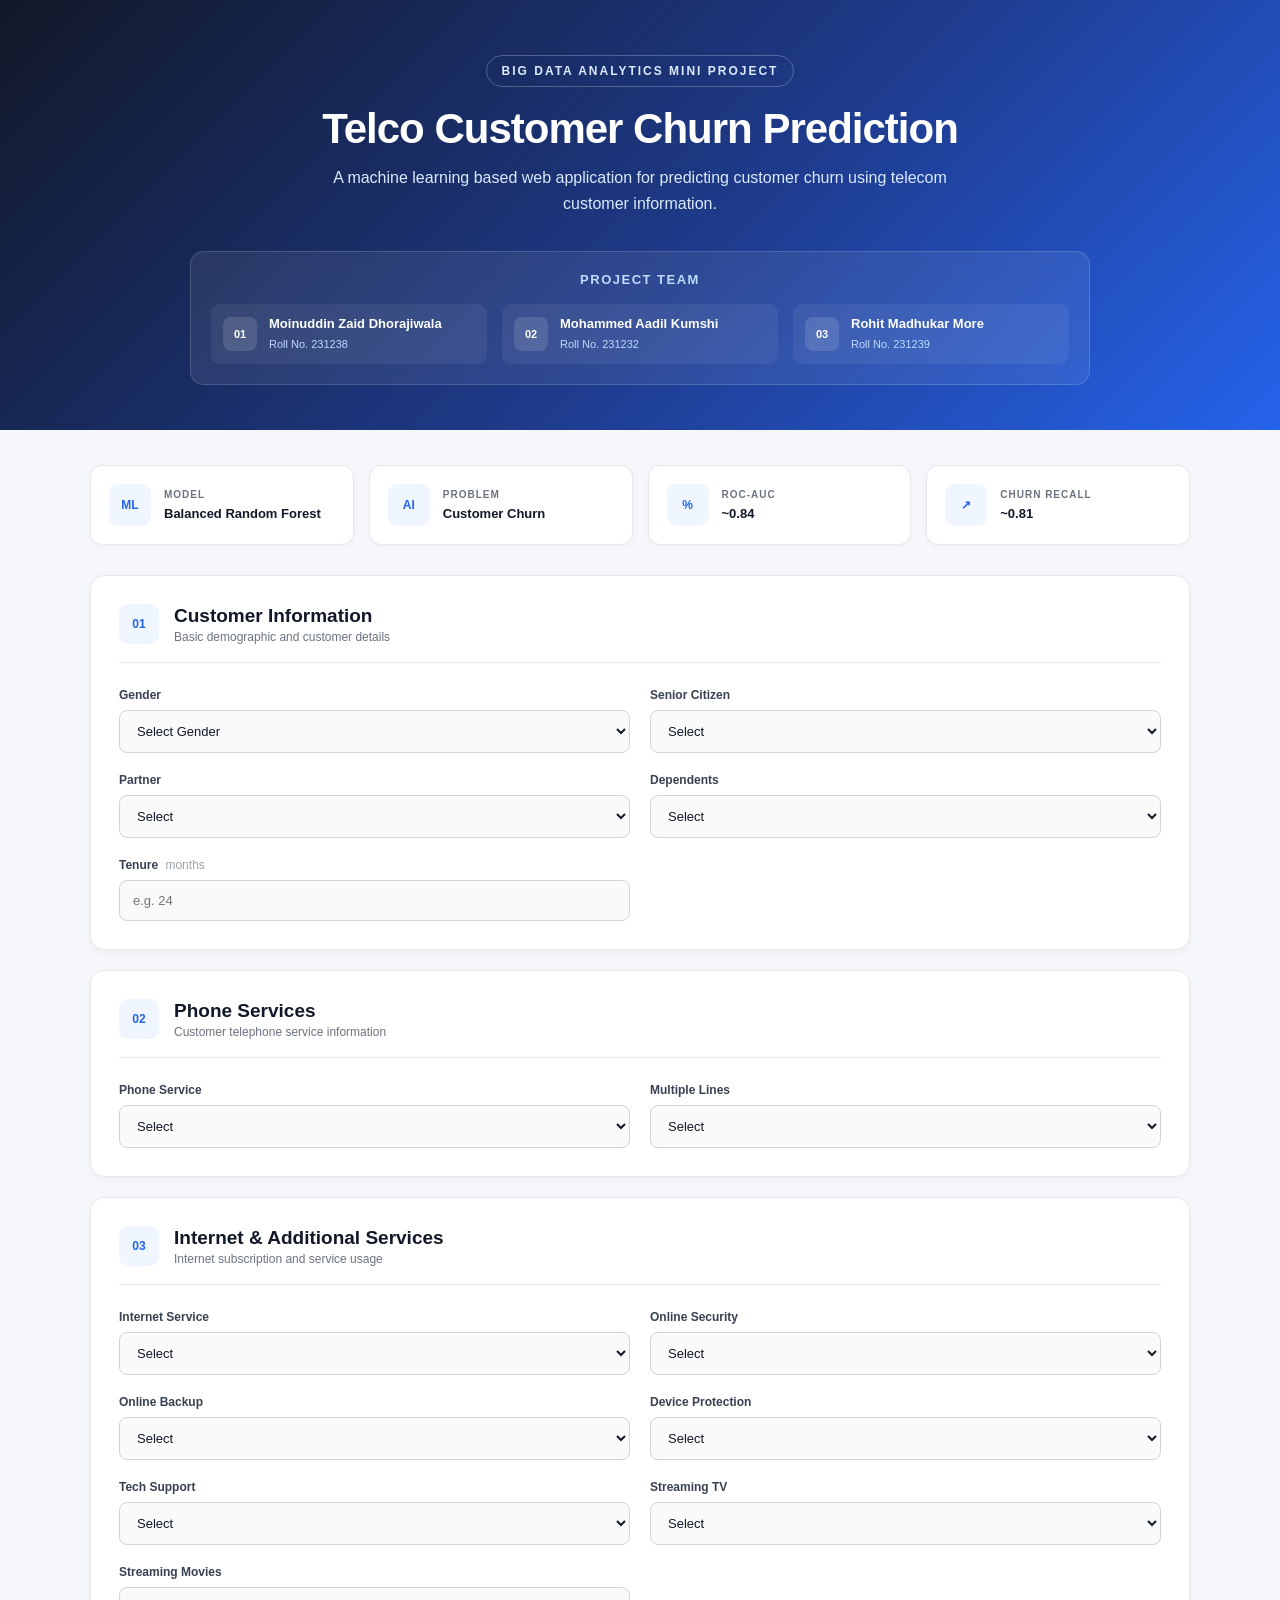
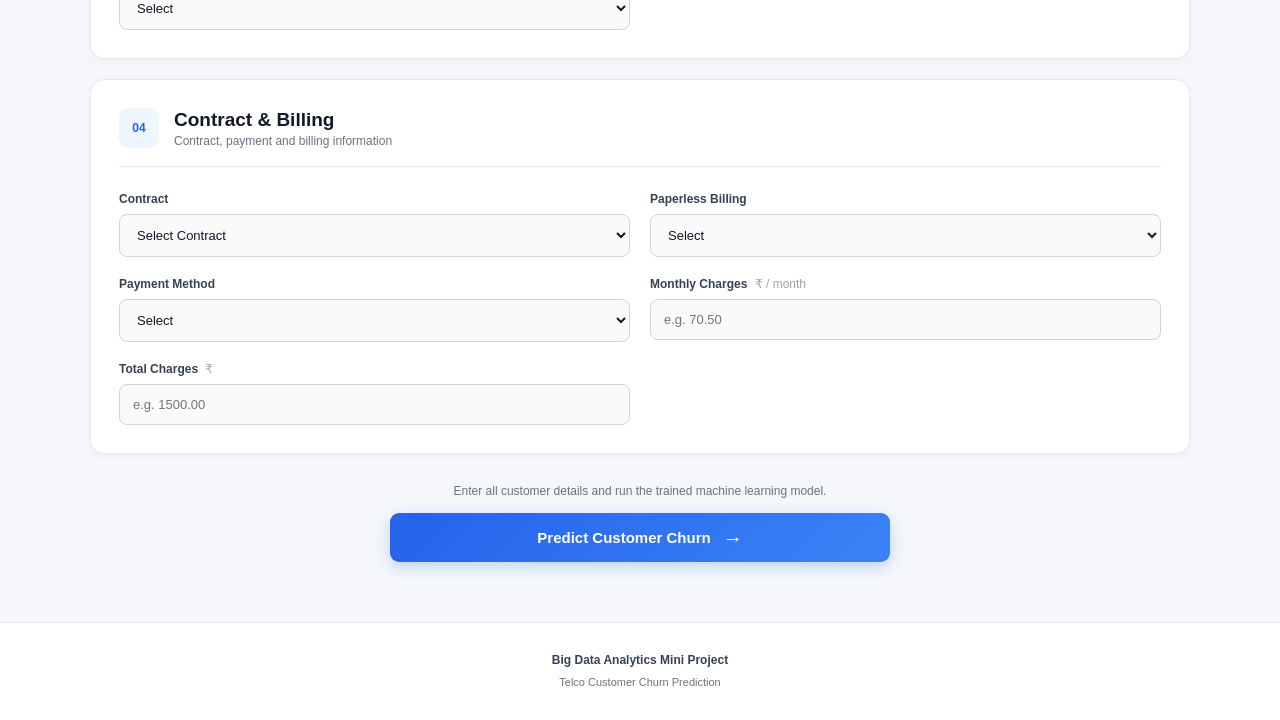
<file: index.html>
<!DOCTYPE html>
<html lang="en">

<head>
    <meta charset="UTF-8">
    <meta name="viewport" content="width=device-width, initial-scale=1.0">

    <title>Telco Customer Churn Prediction</title>

    <link rel="stylesheet"
          href="static/css/style.css">
</head>

<body>

    <!-- =====================================================
         PROJECT HEADER
    ====================================================== -->

    <header class="project-header">

        <div class="project-label">
            BIG DATA ANALYTICS MINI PROJECT
        </div>

        <h1>Telco Customer Churn Prediction</h1>

        <p class="project-description">
            A machine learning based web application for predicting
            customer churn using telecom customer information.
        </p>


        <!-- GROUP MEMBERS -->

        <div class="team-card">

            <h3>Project Team</h3>

            <div class="team-members">

                <div class="member">
                    <span class="member-number">01</span>

                    <div>
                        <strong>
                            Moinuddin Zaid Dhorajiwala
                        </strong>

                        <small>
                            Roll No. 231238
                        </small>
                    </div>
                </div>


                <div class="member">
                    <span class="member-number">02</span>

                    <div>
                        <strong>
                            Mohammed Aadil Kumshi
                        </strong>

                        <small>
                            Roll No. 231232
                        </small>
                    </div>
                </div>


                <div class="member">
                    <span class="member-number">03</span>

                    <div>
                        <strong>
                            Rohit Madhukar More
                        </strong>

                        <small>
                            Roll No. 231239
                        </small>
                    </div>
                </div>

            </div>

        </div>

    </header>



    <!-- =====================================================
         MAIN CONTENT
    ====================================================== -->

    <main class="container">


        <!-- =================================================
             MODEL INFORMATION
        ================================================== -->

        <section class="model-info">

            <div class="info-card">

                <div class="info-icon">
                    ML
                </div>

                <div>
                    <span>MODEL</span>
                    <strong>Balanced Random Forest</strong>
                </div>

            </div>


            <div class="info-card">

                <div class="info-icon">
                    AI
                </div>

                <div>
                    <span>PROBLEM</span>
                    <strong>Customer Churn</strong>
                </div>

            </div>


            <div class="info-card">

                <div class="info-icon">
                    %
                </div>

                <div>
                    <span>ROC-AUC</span>
                    <strong>~0.84</strong>
                </div>

            </div>


            <div class="info-card">

                <div class="info-icon">
                    ↗
                </div>

                <div>
                    <span>CHURN RECALL</span>
                    <strong>~0.81</strong>
                </div>

            </div>

        </section>



        <!-- =================================================
             PREDICTION FORM
        ================================================== -->

        <form id="predictionForm">


            <!-- CUSTOMER INFORMATION -->

            <section class="section">

                <div class="section-heading">

                    <div class="section-number">
                        01
                    </div>

                    <div>
                        <h2>Customer Information</h2>

                        <p>
                            Basic demographic and customer details
                        </p>
                    </div>

                </div>


                <div class="form-grid">


                    <div class="form-group">

                        <label for="gender">
                            Gender
                        </label>

                        <select id="gender"
                                name="gender"
                                required>

                            <option value="">
                                Select Gender
                            </option>

                            <option value="Female">
                                Female
                            </option>

                            <option value="Male">
                                Male
                            </option>

                        </select>

                    </div>


                    <div class="form-group">

                        <label for="seniorCitizen">
                            Senior Citizen
                        </label>

                        <select id="seniorCitizen"
                                name="SeniorCitizen"
                                required>

                            <option value="">
                                Select
                            </option>

                            <option value="0">
                                No
                            </option>

                            <option value="1">
                                Yes
                            </option>

                        </select>

                    </div>


                    <div class="form-group">

                        <label for="partner">
                            Partner
                        </label>

                        <select id="partner"
                                name="Partner"
                                required>

                            <option value="">
                                Select
                            </option>

                            <option value="Yes">
                                Yes
                            </option>

                            <option value="No">
                                No
                            </option>

                        </select>

                    </div>


                    <div class="form-group">

                        <label for="dependents">
                            Dependents
                        </label>

                        <select id="dependents"
                                name="Dependents"
                                required>

                            <option value="">
                                Select
                            </option>

                            <option value="Yes">
                                Yes
                            </option>

                            <option value="No">
                                No
                            </option>

                        </select>

                    </div>


                    <div class="form-group">

                        <label for="tenure">
                            Tenure
                            <span>months</span>
                        </label>

                        <input
                            type="number"
                            id="tenure"
                            name="tenure"
                            min="0"
                            max="72"
                            placeholder="e.g. 24"
                            required
                        >

                    </div>

                </div>

            </section>



            <!-- PHONE SERVICES -->

            <section class="section">

                <div class="section-heading">

                    <div class="section-number">
                        02
                    </div>

                    <div>
                        <h2>Phone Services</h2>

                        <p>
                            Customer telephone service information
                        </p>
                    </div>

                </div>


                <div class="form-grid">

                    <div class="form-group">

                        <label for="phoneService">
                            Phone Service
                        </label>

                        <select id="phoneService"
                                name="PhoneService"
                                required>

                            <option value="">
                                Select
                            </option>

                            <option value="Yes">
                                Yes
                            </option>

                            <option value="No">
                                No
                            </option>

                        </select>

                    </div>


                    <div class="form-group">

                        <label for="multipleLines">
                            Multiple Lines
                        </label>

                        <select id="multipleLines"
                                name="MultipleLines"
                                required>

                            <option value="">
                                Select
                            </option>

                            <option value="Yes">
                                Yes
                            </option>

                            <option value="No">
                                No
                            </option>

                            <option value="No phone service">
                                No phone service
                            </option>

                        </select>

                    </div>

                </div>

            </section>



            <!-- INTERNET SERVICES -->

            <section class="section">

                <div class="section-heading">

                    <div class="section-number">
                        03
                    </div>

                    <div>
                        <h2>Internet & Additional Services</h2>

                        <p>
                            Internet subscription and service usage
                        </p>
                    </div>

                </div>


                <div class="form-grid">


                    <div class="form-group">

                        <label for="internetService">
                            Internet Service
                        </label>

                        <select id="internetService"
                                name="InternetService"
                                required>

                            <option value="">
                                Select
                            </option>

                            <option value="DSL">
                                DSL
                            </option>

                            <option value="Fiber optic">
                                Fiber optic
                            </option>

                            <option value="No">
                                No
                            </option>

                        </select>

                    </div>


                    <div class="form-group">

                        <label for="onlineSecurity">
                            Online Security
                        </label>

                        <select id="onlineSecurity"
                                name="OnlineSecurity"
                                required>

                            <option value="">
                                Select
                            </option>

                            <option value="Yes">
                                Yes
                            </option>

                            <option value="No">
                                No
                            </option>

                            <option value="No internet service">
                                No internet service
                            </option>

                        </select>

                    </div>


                    <div class="form-group">

                        <label for="onlineBackup">
                            Online Backup
                        </label>

                        <select id="onlineBackup"
                                name="OnlineBackup"
                                required>

                            <option value="">
                                Select
                            </option>

                            <option value="Yes">
                                Yes
                            </option>

                            <option value="No">
                                No
                            </option>

                            <option value="No internet service">
                                No internet service
                            </option>

                        </select>

                    </div>


                    <div class="form-group">

                        <label for="deviceProtection">
                            Device Protection
                        </label>

                        <select id="deviceProtection"
                                name="DeviceProtection"
                                required>

                            <option value="">
                                Select
                            </option>

                            <option value="Yes">
                                Yes
                            </option>

                            <option value="No">
                                No
                            </option>

                            <option value="No internet service">
                                No internet service
                            </option>

                        </select>

                    </div>


                    <div class="form-group">

                        <label for="techSupport">
                            Tech Support
                        </label>

                        <select id="techSupport"
                                name="TechSupport"
                                required>

                            <option value="">
                                Select
                            </option>

                            <option value="Yes">
                                Yes
                            </option>

                            <option value="No">
                                No
                            </option>

                            <option value="No internet service">
                                No internet service
                            </option>

                        </select>

                    </div>


                    <div class="form-group">

                        <label for="streamingTV">
                            Streaming TV
                        </label>

                        <select id="streamingTV"
                                name="StreamingTV"
                                required>

                            <option value="">
                                Select
                            </option>

                            <option value="Yes">
                                Yes
                            </option>

                            <option value="No">
                                No
                            </option>

                            <option value="No internet service">
                                No internet service
                            </option>

                        </select>

                    </div>


                    <div class="form-group">

                        <label for="streamingMovies">
                            Streaming Movies
                        </label>

                        <select id="streamingMovies"
                                name="StreamingMovies"
                                required>

                            <option value="">
                                Select
                            </option>

                            <option value="Yes">
                                Yes
                            </option>

                            <option value="No">
                                No
                            </option>

                            <option value="No internet service">
                                No internet service
                            </option>

                        </select>

                    </div>

                </div>

            </section>



            <!-- CONTRACT & BILLING -->

            <section class="section">

                <div class="section-heading">

                    <div class="section-number">
                        04
                    </div>

                    <div>
                        <h2>Contract & Billing</h2>

                        <p>
                            Contract, payment and billing information
                        </p>
                    </div>

                </div>


                <div class="form-grid">


                    <div class="form-group">

                        <label for="contract">
                            Contract
                        </label>

                        <select id="contract"
                                name="Contract"
                                required>

                            <option value="">
                                Select Contract
                            </option>

                            <option value="Month-to-month">
                                Month-to-month
                            </option>

                            <option value="One year">
                                One year
                            </option>

                            <option value="Two year">
                                Two year
                            </option>

                        </select>

                    </div>


                    <div class="form-group">

                        <label for="paperlessBilling">
                            Paperless Billing
                        </label>

                        <select id="paperlessBilling"
                                name="PaperlessBilling"
                                required>

                            <option value="">
                                Select
                            </option>

                            <option value="Yes">
                                Yes
                            </option>

                            <option value="No">
                                No
                            </option>

                        </select>

                    </div>


                    <div class="form-group">

                        <label for="paymentMethod">
                            Payment Method
                        </label>

                        <select id="paymentMethod"
                                name="PaymentMethod"
                                required>

                            <option value="">
                                Select
                            </option>

                            <option value="Electronic check">
                                Electronic check
                            </option>

                            <option value="Mailed check">
                                Mailed check
                            </option>

                            <option value="Bank transfer (automatic)">
                                Bank transfer (automatic)
                            </option>

                            <option value="Credit card (automatic)">
                                Credit card (automatic)
                            </option>

                        </select>

                    </div>


                    <div class="form-group">

                        <label for="monthlyCharges">
                            Monthly Charges
                            <span>₹ / month</span>
                        </label>

                        <input
                            type="number"
                            id="monthlyCharges"
                            name="MonthlyCharges"
                            step="0.01"
                            min="0"
                            placeholder="e.g. 70.50"
                            required
                        >

                    </div>


                    <div class="form-group">

                        <label for="totalCharges">
                            Total Charges
                            <span>₹</span>
                        </label>

                        <input
                            type="number"
                            id="totalCharges"
                            name="TotalCharges"
                            step="0.01"
                            min="0"
                            placeholder="e.g. 1500.00"
                            required
                        >

                    </div>

                </div>

            </section>



            <!-- =================================================
                 PREDICT BUTTON
            ================================================== -->

            <div class="submit-area">

                <p>
                    Enter all customer details and run the
                    trained machine learning model.
                </p>

                <button
                    type="submit"
                    class="predict-button">

                    <span>Predict Customer Churn</span>

                    <span class="button-arrow">
                        →
                    </span>

                </button>

            </div>

        </form>



        <!-- =================================================
             RESULT
        ================================================== -->

        <section id="result"
                 class="result hidden">

            <div class="result-header">

                <span class="result-label">
                    PREDICTION RESULT
                </span>

                <h2>Customer Churn Analysis</h2>

            </div>


            <div class="result-main">

                <div class="prediction-container">

                    <span class="result-small">
                        PREDICTED OUTCOME
                    </span>

                    <div id="predictionText">
                    </div>

                </div>


                <div class="result-stat">

                    <span>
                        CHURN PROBABILITY
                    </span>

                    <strong id="probabilityText">
                    </strong>

                </div>


                <div class="result-stat">

                    <span>
                        RISK LEVEL
                    </span>

                    <strong id="riskText">
                    </strong>

                </div>

            </div>

        </section>



        <!-- =================================================
             ERROR
        ================================================== -->

        <div id="error"
             class="error hidden">
        </div>


    </main>



    <!-- =====================================================
         FOOTER
    ====================================================== -->

    <footer>

        <p>
            Big Data Analytics Mini Project
        </p>

        <span>
            Telco Customer Churn Prediction
        </span>

    </footer>


    <script src="static/js/script.js">
    </script>

</body>

</html>
</file>
<file: static/css/style.css>
/* ==========================================================
   GLOBAL
========================================================== */

* {
    margin: 0;
    padding: 0;
    box-sizing: border-box;
}


:root {
    --background: #f5f7fb;
    --surface: #ffffff;
    --primary: #2563eb;
    --primary-dark: #1d4ed8;
    --text: #111827;
    --muted: #6b7280;
    --border: #e5e7eb;
}


body {
    font-family:
        Inter,
        -apple-system,
        BlinkMacSystemFont,
        "Segoe UI",
        Arial,
        sans-serif;

    background: var(--background);
    color: var(--text);

    min-height: 100vh;
}


/* ==========================================================
   PROJECT HEADER
========================================================== */

.project-header {
    background:
        linear-gradient(
            135deg,
            #111827 0%,
            #1e3a8a 55%,
            #2563eb 100%
        );

    color: white;

    padding: 55px 20px 45px;

    text-align: center;
}


.project-label {
    display: inline-block;

    font-size: 12px;
    font-weight: 700;

    letter-spacing: 2px;

    padding: 8px 15px;

    border: 1px solid rgba(255, 255, 255, 0.25);

    border-radius: 50px;

    margin-bottom: 18px;

    color: #dbeafe;
}


.project-header h1 {
    font-size: 42px;

    font-weight: 750;

    letter-spacing: -1px;

    margin-bottom: 12px;
}


.project-description {
    max-width: 650px;

    margin: 0 auto;

    color: #dbeafe;

    font-size: 16px;

    line-height: 1.6;
}


/* ==========================================================
   TEAM CARD
========================================================== */

.team-card {
    max-width: 900px;

    margin: 35px auto 0;

    padding: 20px;

    background: rgba(255, 255, 255, 0.08);

    border:
        1px solid rgba(255, 255, 255, 0.15);

    border-radius: 14px;

    backdrop-filter: blur(10px);
}


.team-card h3 {
    font-size: 13px;

    text-transform: uppercase;

    letter-spacing: 1.5px;

    color: #bfdbfe;

    margin-bottom: 17px;
}


.team-members {
    display: grid;

    grid-template-columns:
        repeat(3, 1fr);

    gap: 15px;
}


.member {
    display: flex;

    align-items: center;

    text-align: left;

    gap: 12px;

    padding: 12px;

    border-radius: 9px;

    background:
        rgba(255, 255, 255, 0.06);
}


.member-number {
    display: flex;

    align-items: center;
    justify-content: center;

    width: 34px;
    height: 34px;

    flex-shrink: 0;

    border-radius: 8px;

    background: rgba(255, 255, 255, 0.12);

    font-size: 11px;

    font-weight: 700;
}


.member strong {
    display: block;

    font-size: 13px;

    margin-bottom: 3px;
}


.member small {
    color: #bfdbfe;

    font-size: 11px;
}


/* ==========================================================
   MAIN CONTAINER
========================================================== */

.container {
    width: 92%;

    max-width: 1100px;

    margin: 35px auto 60px;
}


/* ==========================================================
   MODEL INFORMATION
========================================================== */

.model-info {
    display: grid;

    grid-template-columns:
        repeat(4, 1fr);

    gap: 15px;

    margin-bottom: 30px;
}


.info-card {
    background: var(--surface);

    border:
        1px solid var(--border);

    border-radius: 12px;

    padding: 18px;

    display: flex;

    align-items: center;

    gap: 13px;

    box-shadow:
        0 2px 7px rgba(0, 0, 0, 0.03);
}


.info-icon {
    width: 42px;
    height: 42px;

    display: flex;

    align-items: center;
    justify-content: center;

    border-radius: 9px;

    background: #eff6ff;

    color: var(--primary);

    font-size: 12px;

    font-weight: 800;
}


.info-card span {
    display: block;

    font-size: 10px;

    letter-spacing: 1px;

    color: var(--muted);

    font-weight: 700;

    margin-bottom: 4px;
}


.info-card strong {
    font-size: 13px;
}


/* ==========================================================
   FORM SECTION
========================================================== */

.section {
    background: var(--surface);

    border:
        1px solid var(--border);

    border-radius: 14px;

    padding: 28px;

    margin-bottom: 20px;

    box-shadow:
        0 3px 10px rgba(0, 0, 0, 0.035);
}


/* ==========================================================
   SECTION HEADING
========================================================== */

.section-heading {
    display: flex;

    align-items: center;

    gap: 15px;

    margin-bottom: 25px;

    padding-bottom: 18px;

    border-bottom:
        1px solid var(--border);
}


.section-number {
    width: 40px;
    height: 40px;

    display: flex;

    align-items: center;
    justify-content: center;

    flex-shrink: 0;

    background: #eff6ff;

    color: var(--primary);

    border-radius: 9px;

    font-size: 12px;

    font-weight: 800;
}


.section-heading h2 {
    font-size: 19px;

    margin-bottom: 3px;
}


.section-heading p {
    color: var(--muted);

    font-size: 12px;
}


/* ==========================================================
   FORM GRID
========================================================== */

.form-grid {
    display: grid;

    grid-template-columns:
        repeat(2, 1fr);

    gap: 20px;
}


/* ==========================================================
   FORM GROUP
========================================================== */

.form-group {
    display: flex;

    flex-direction: column;
}


.form-group label {
    font-size: 12px;

    font-weight: 700;

    color: #374151;

    margin-bottom: 8px;
}


.form-group label span {
    color: #9ca3af;

    font-weight: 400;

    margin-left: 4px;
}


/* ==========================================================
   INPUTS / SELECTS
========================================================== */

.form-group input,
.form-group select {

    width: 100%;

    padding: 12px 13px;

    background: #fafafa;

    border:
        1px solid #d1d5db;

    border-radius: 8px;

    color: #111827;

    font-size: 13px;

    outline: none;

    transition:
        border-color 0.2s ease,
        background 0.2s ease,
        box-shadow 0.2s ease;
}


.form-group input:hover,
.form-group select:hover {
    background: white;
}


.form-group input:focus,
.form-group select:focus {

    background: white;

    border-color: var(--primary);

    box-shadow:
        0 0 0 3px rgba(37, 99, 235, 0.10);
}


/* ==========================================================
   SUBMIT AREA
========================================================== */

.submit-area {

    text-align: center;

    margin: 30px 0 40px;
}


.submit-area p {

    color: var(--muted);

    font-size: 12px;

    margin-bottom: 15px;
}


.predict-button {

    width: 100%;

    max-width: 500px;

    padding: 16px 20px;

    border: none;

    border-radius: 9px;

    background:
        linear-gradient(
            135deg,
            var(--primary),
            #3b82f6
        );

    color: white;

    font-size: 15px;

    font-weight: 700;

    cursor: pointer;

    box-shadow:
        0 5px 15px rgba(37, 99, 235, 0.25);

    display: inline-flex;

    align-items: center;

    justify-content: center;

    gap: 12px;

    transition:
        transform 0.15s ease,
        box-shadow 0.15s ease;
}


.predict-button:hover {

    transform: translateY(-2px);

    box-shadow:
        0 8px 20px rgba(37, 99, 235, 0.3);
}


.predict-button:active {
    transform: translateY(0);
}


.button-arrow {
    font-size: 20px;

    line-height: 0;
}


/* ==========================================================
   RESULT
========================================================== */

.result {

    background: white;

    border:
        1px solid var(--border);

    border-radius: 14px;

    overflow: hidden;

    margin-top: 25px;

    box-shadow:
        0 5px 20px rgba(0, 0, 0, 0.06);
}


.result-header {

    padding: 25px;

    border-bottom:
        1px solid var(--border);
}


.result-label {

    color: var(--primary);

    font-size: 10px;

    font-weight: 800;

    letter-spacing: 1.5px;
}


.result-header h2 {

    font-size: 21px;

    margin-top: 5px;
}


.result-main {

    display: grid;

    grid-template-columns:
        2fr 1fr 1fr;

    align-items: stretch;
}


.prediction-container,
.result-stat {

    padding: 25px;
}


.prediction-container {

    border-right:
        1px solid var(--border);
}


.result-stat {

    border-right:
        1px solid var(--border);
}


.result-stat:last-child {
    border-right: none;
}


.result-small,
.result-stat span {

    display: block;

    color: var(--muted);

    font-size: 10px;

    font-weight: 700;

    letter-spacing: 1px;

    margin-bottom: 9px;
}


#predictionText {

    font-size: 30px;

    font-weight: 800;

    color: var(--primary);
}


.result-stat strong {

    font-size: 22px;
}


/* ==========================================================
   ERROR
========================================================== */

.error {

    padding: 15px;

    background: #fef2f2;

    border:
        1px solid #fecaca;

    border-radius: 9px;

    color: #991b1b;

    text-align: center;

    font-size: 13px;

    margin-top: 20px;
}


/* ==========================================================
   UTILITY
========================================================== */

.hidden {
    display: none !important;
}


/* ==========================================================
   FOOTER
========================================================== */

footer {

    text-align: center;

    padding: 30px 20px;

    border-top:
        1px solid var(--border);

    background: white;
}


footer p {

    font-size: 12px;

    font-weight: 700;

    color: #374151;

    margin-bottom: 5px;
}


footer span {

    font-size: 11px;

    color: var(--muted);
}


/* ==========================================================
   RESPONSIVE
========================================================== */

@media (max-width: 900px) {

    .model-info {

        grid-template-columns:
            repeat(2, 1fr);

    }


    .team-members {

        grid-template-columns: 1fr;

    }


    .result-main {

        grid-template-columns: 1fr;

    }


    .prediction-container,
    .result-stat {

        border-right: none;

        border-bottom:
            1px solid var(--border);

    }


    .result-stat:last-child {

        border-bottom: none;

    }

}


@media (max-width: 650px) {

    .project-header {

        padding: 40px 15px;

    }


    .project-header h1 {

        font-size: 30px;

    }


    .container {

        width: 94%;

    }


    .model-info {

        grid-template-columns: 1fr;

    }


    .form-grid {

        grid-template-columns: 1fr;

    }


    .section {

        padding: 20px;

    }


    .section-heading {

        align-items: flex-start;

    }

}
</file>
